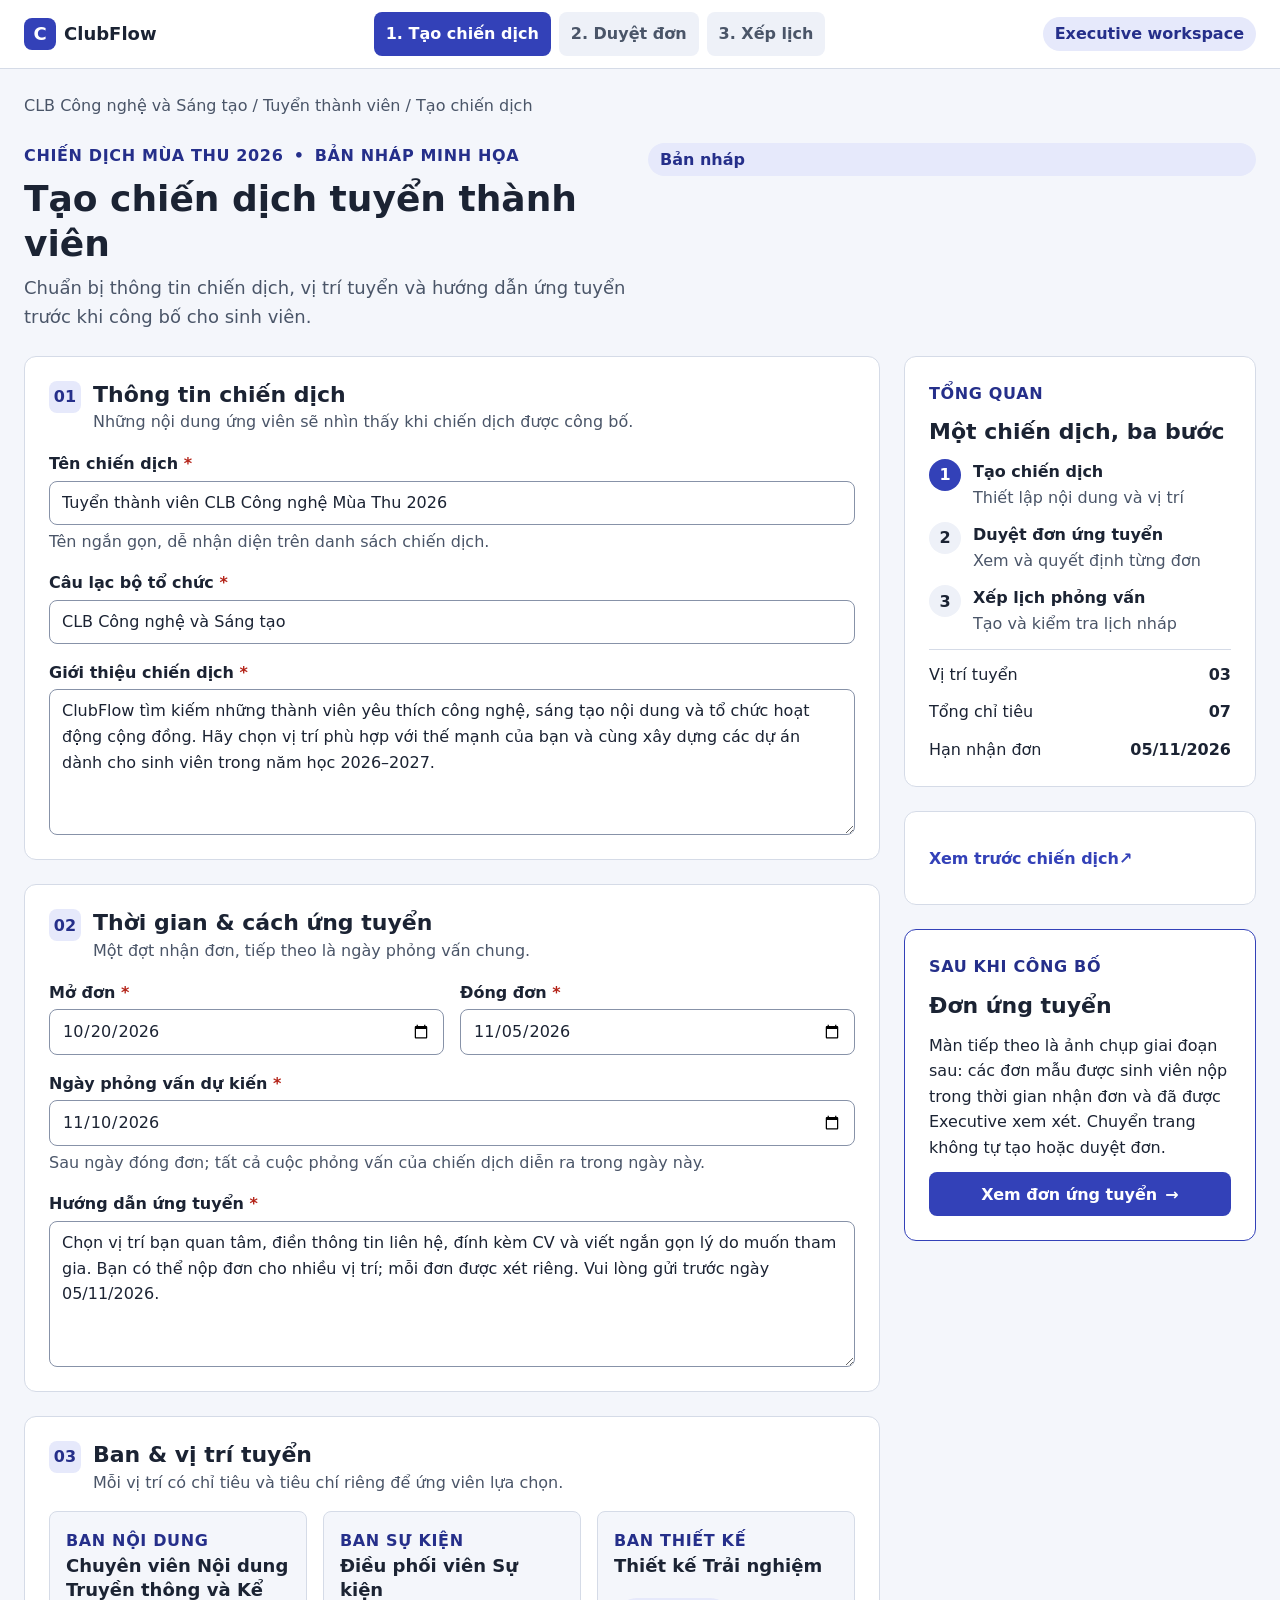
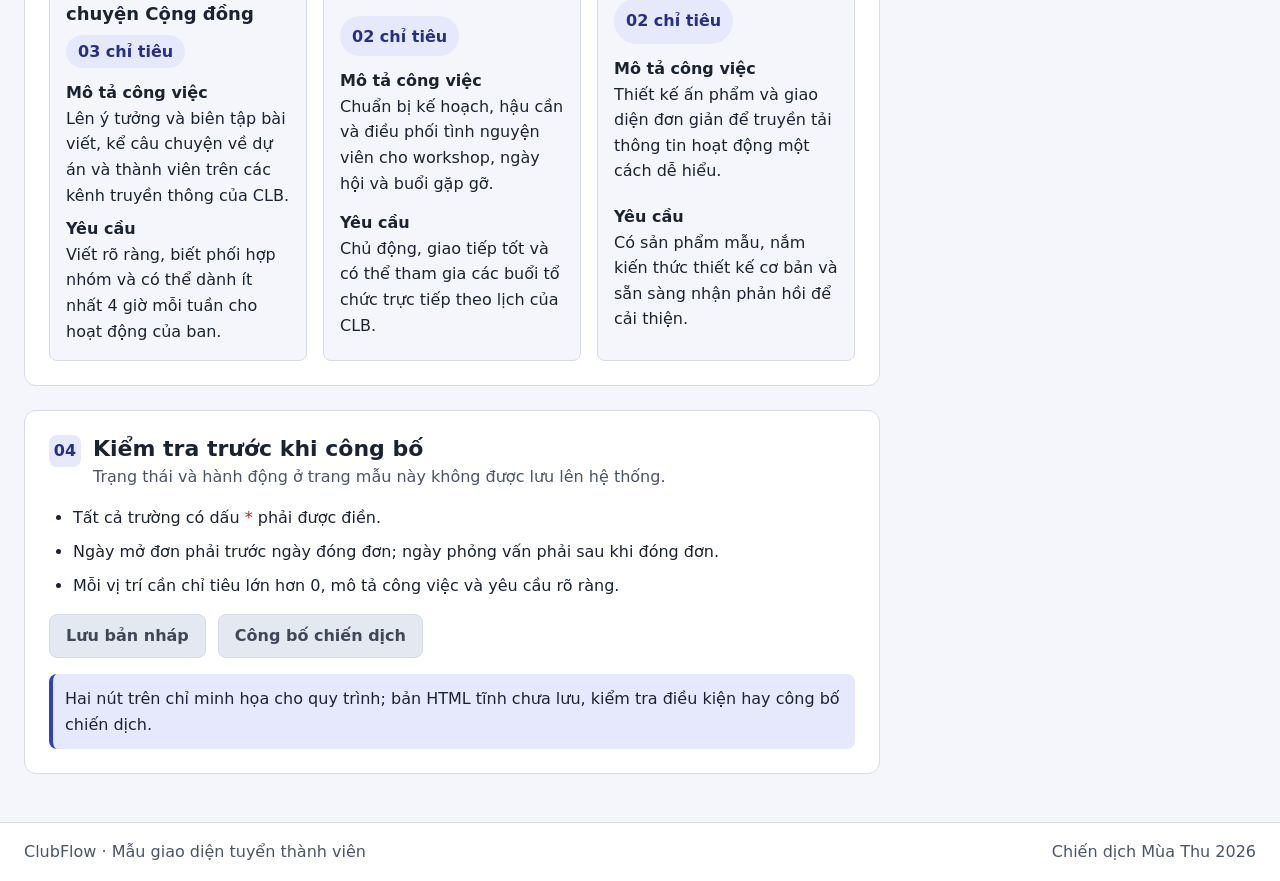
<file: index.html>
<!doctype html>
<html lang="vi">
<head>
  <meta charset="utf-8">
  <meta name="viewport" content="width=device-width, initial-scale=1">
  <meta name="color-scheme" content="light">
  <title>Tạo chiến dịch tuyển thành viên | ClubFlow</title>
  <link rel="stylesheet" href="styles.css">
</head>
<body class="campaign-page">
  <a class="skip-link" href="#main-content">Bỏ qua điều hướng</a>
  <header class="site-header">
    <div class="shell header-inner">
      <div class="brand"><span class="brand-mark" aria-hidden="true">C</span><span>ClubFlow</span></div>
      <nav class="top-nav" aria-label="Điều hướng chính">
        <span class="nav-current" aria-current="page">1. Tạo chiến dịch</span>
        <span class="nav-upcoming">2. Duyệt đơn</span>
        <span class="nav-upcoming">3. Xếp lịch</span>
      </nav>
      <span class="role-pill">Executive workspace</span>
    </div>
  </header>

  <main id="main-content" class="shell main-content">
    <div class="breadcrumb">CLB Công nghệ và Sáng tạo <span aria-hidden="true">/</span> Tuyển thành viên <span aria-hidden="true">/</span> Tạo chiến dịch</div>

    <section class="page-intro" aria-labelledby="page-title">
      <div>
        <p class="eyebrow">CHIẾN DỊCH MÙA THU 2026 <span class="eyebrow-dot" aria-hidden="true">•</span> BẢN NHÁP MINH HỌA</p>
        <h1 id="page-title">Tạo chiến dịch tuyển thành viên</h1>
        <p class="lead">Chuẩn bị thông tin chiến dịch, vị trí tuyển và hướng dẫn ứng tuyển trước khi công bố cho sinh viên.</p>
      </div>
      <div class="intro-badge">Bản nháp</div>
    </section>

    <div class="page-grid">
      <div class="editor-column">
        <form class="campaign-form" action="index.html" method="get">
          <section class="panel" aria-labelledby="overview-heading">
            <div class="panel-heading"><span class="section-number">01</span><div><h2 id="overview-heading">Thông tin chiến dịch</h2><p>Những nội dung ứng viên sẽ nhìn thấy khi chiến dịch được công bố.</p></div></div>
            <div class="field-grid">
              <div class="field field-wide"><label for="campaign-name">Tên chiến dịch <span class="required">*</span></label><input id="campaign-name" name="campaign-name" type="text" value="Tuyển thành viên CLB Công nghệ Mùa Thu 2026" required><p class="field-hint">Tên ngắn gọn, dễ nhận diện trên danh sách chiến dịch.</p></div>
              <div class="field field-wide"><label for="host-club">Câu lạc bộ tổ chức <span class="required">*</span></label><input id="host-club" name="host-club" type="text" value="CLB Công nghệ và Sáng tạo" required></div>
              <div class="field field-wide"><label for="description">Giới thiệu chiến dịch <span class="required">*</span></label><textarea id="description" name="description" rows="5" required>ClubFlow tìm kiếm những thành viên yêu thích công nghệ, sáng tạo nội dung và tổ chức hoạt động cộng đồng. Hãy chọn vị trí phù hợp với thế mạnh của bạn và cùng xây dựng các dự án dành cho sinh viên trong năm học 2026–2027.</textarea></div>
            </div>
          </section>

          <section class="panel" aria-labelledby="timeline-heading">
            <div class="panel-heading"><span class="section-number">02</span><div><h2 id="timeline-heading">Thời gian &amp; cách ứng tuyển</h2><p>Một đợt nhận đơn, tiếp theo là ngày phỏng vấn chung.</p></div></div>
            <div class="field-grid">
              <div class="field"><label for="open-date">Mở đơn <span class="required">*</span></label><input id="open-date" name="open-date" type="date" value="2026-10-20" required></div>
              <div class="field"><label for="close-date">Đóng đơn <span class="required">*</span></label><input id="close-date" name="close-date" type="date" value="2026-11-05" required></div>
              <div class="field field-wide"><label for="interview-date">Ngày phỏng vấn dự kiến <span class="required">*</span></label><input id="interview-date" name="interview-date" type="date" value="2026-11-10" required><p class="field-hint">Sau ngày đóng đơn; tất cả cuộc phỏng vấn của chiến dịch diễn ra trong ngày này.</p></div>
              <div class="field field-wide"><label for="instructions">Hướng dẫn ứng tuyển <span class="required">*</span></label><textarea id="instructions" name="instructions" rows="5" required>Chọn vị trí bạn quan tâm, điền thông tin liên hệ, đính kèm CV và viết ngắn gọn lý do muốn tham gia. Bạn có thể nộp đơn cho nhiều vị trí; mỗi đơn được xét riêng. Vui lòng gửi trước ngày 05/11/2026.</textarea></div>
            </div>
          </section>

          <section class="panel" aria-labelledby="positions-heading">
            <div class="panel-heading"><span class="section-number">03</span><div><h2 id="positions-heading">Ban &amp; vị trí tuyển</h2><p>Mỗi vị trí có chỉ tiêu và tiêu chí riêng để ứng viên lựa chọn.</p></div></div>
            <div class="position-list">
              <article class="position-card"><div class="position-top"><div><p class="position-department">BAN NỘI DUNG</p><h3>Chuyên viên Nội dung Truyền thông và Kể chuyện Cộng đồng</h3></div><span class="quota">03 chỉ tiêu</span></div><dl><div><dt>Mô tả công việc</dt><dd>Lên ý tưởng và biên tập bài viết, kể câu chuyện về dự án và thành viên trên các kênh truyền thông của CLB.</dd></div><div><dt>Yêu cầu</dt><dd>Viết rõ ràng, biết phối hợp nhóm và có thể dành ít nhất 4 giờ mỗi tuần cho hoạt động của ban.</dd></div></dl></article>
              <article class="position-card"><div class="position-top"><div><p class="position-department">BAN SỰ KIỆN</p><h3>Điều phối viên Sự kiện</h3></div><span class="quota">02 chỉ tiêu</span></div><dl><div><dt>Mô tả công việc</dt><dd>Chuẩn bị kế hoạch, hậu cần và điều phối tình nguyện viên cho workshop, ngày hội và buổi gặp gỡ.</dd></div><div><dt>Yêu cầu</dt><dd>Chủ động, giao tiếp tốt và có thể tham gia các buổi tổ chức trực tiếp theo lịch của CLB.</dd></div></dl></article>
              <article class="position-card"><div class="position-top"><div><p class="position-department">BAN THIẾT KẾ</p><h3>Thiết kế Trải nghiệm</h3></div><span class="quota">02 chỉ tiêu</span></div><dl><div><dt>Mô tả công việc</dt><dd>Thiết kế ấn phẩm và giao diện đơn giản để truyền tải thông tin hoạt động một cách dễ hiểu.</dd></div><div><dt>Yêu cầu</dt><dd>Có sản phẩm mẫu, nắm kiến thức thiết kế cơ bản và sẵn sàng nhận phản hồi để cải thiện.</dd></div></dl></article>
            </div>
          </section>

          <section class="panel publish-panel" aria-labelledby="publish-heading"><div class="panel-heading"><span class="section-number">04</span><div><h2 id="publish-heading">Kiểm tra trước khi công bố</h2><p>Trạng thái và hành động ở trang mẫu này không được lưu lên hệ thống.</p></div></div>
            <ul class="check-list"><li>Tất cả trường có dấu <span class="required">*</span> phải được điền.</li><li>Ngày mở đơn phải trước ngày đóng đơn; ngày phỏng vấn phải sau khi đóng đơn.</li><li>Mỗi vị trí cần chỉ tiêu lớn hơn 0, mô tả công việc và yêu cầu rõ ràng.</li></ul>
            <div class="action-row"><button class="button button-secondary" type="button" disabled>Lưu bản nháp</button><button class="button button-primary" type="button" disabled>Công bố chiến dịch</button></div>
            <p class="prototype-note">Hai nút trên chỉ minh họa cho quy trình; bản HTML tĩnh chưa lưu, kiểm tra điều kiện hay công bố chiến dịch.</p>
          </section>
        </form>
      </div>

      <aside class="side-column" aria-label="Tóm tắt và bước tiếp theo">
        <section class="side-card summary-card" aria-labelledby="summary-heading"><p class="side-kicker">TỔNG QUAN</p><h2 id="summary-heading">Một chiến dịch, ba bước</h2><ol class="steps"><li class="step-active"><span class="step-dot">1</span><div><strong>Tạo chiến dịch</strong><small>Thiết lập nội dung và vị trí</small></div></li><li><span class="step-dot">2</span><div><strong>Duyệt đơn ứng tuyển</strong><small>Xem và quyết định từng đơn</small></div></li><li><span class="step-dot">3</span><div><strong>Xếp lịch phỏng vấn</strong><small>Tạo và kiểm tra lịch nháp</small></div></li></ol><div class="summary-divider"></div><div class="summary-fact"><span>Vị trí tuyển</span><strong>03</strong></div><div class="summary-fact"><span>Tổng chỉ tiêu</span><strong>07</strong></div><div class="summary-fact"><span>Hạn nhận đơn</span><strong>05/11/2026</strong></div></section>
        <details class="side-card preview-card"><summary>Xem trước chiến dịch <span aria-hidden="true">↗</span></summary><div class="preview-content"><p class="preview-label">BẢN XEM TRƯỚC TĨNH</p><h2>Tuyển thành viên CLB Công nghệ Mùa Thu 2026</h2><p>CLB Công nghệ và Sáng tạo</p><p>Nhận đơn: 20/10 – 05/11/2026</p><p>03 vị trí · 07 chỉ tiêu</p><p>Phỏng vấn dự kiến: 10/11/2026</p></div></details>
        <section class="side-card next-card" aria-labelledby="next-heading"><p class="side-kicker">SAU KHI CÔNG BỐ</p><h2 id="next-heading">Đơn ứng tuyển</h2><p>Màn tiếp theo là ảnh chụp giai đoạn sau: các đơn mẫu được sinh viên nộp trong thời gian nhận đơn và đã được Executive xem xét. Chuyển trang không tự tạo hoặc duyệt đơn.</p><a class="button button-link" href="review.html">Xem đơn ứng tuyển <span aria-hidden="true">→</span></a></section>
      </aside>
    </div>
  </main>

  <footer class="site-footer"><div class="shell footer-inner"><span>ClubFlow · Mẫu giao diện tuyển thành viên</span><span>Chiến dịch Mùa Thu 2026</span></div></footer>
</body>
</html>
</file>
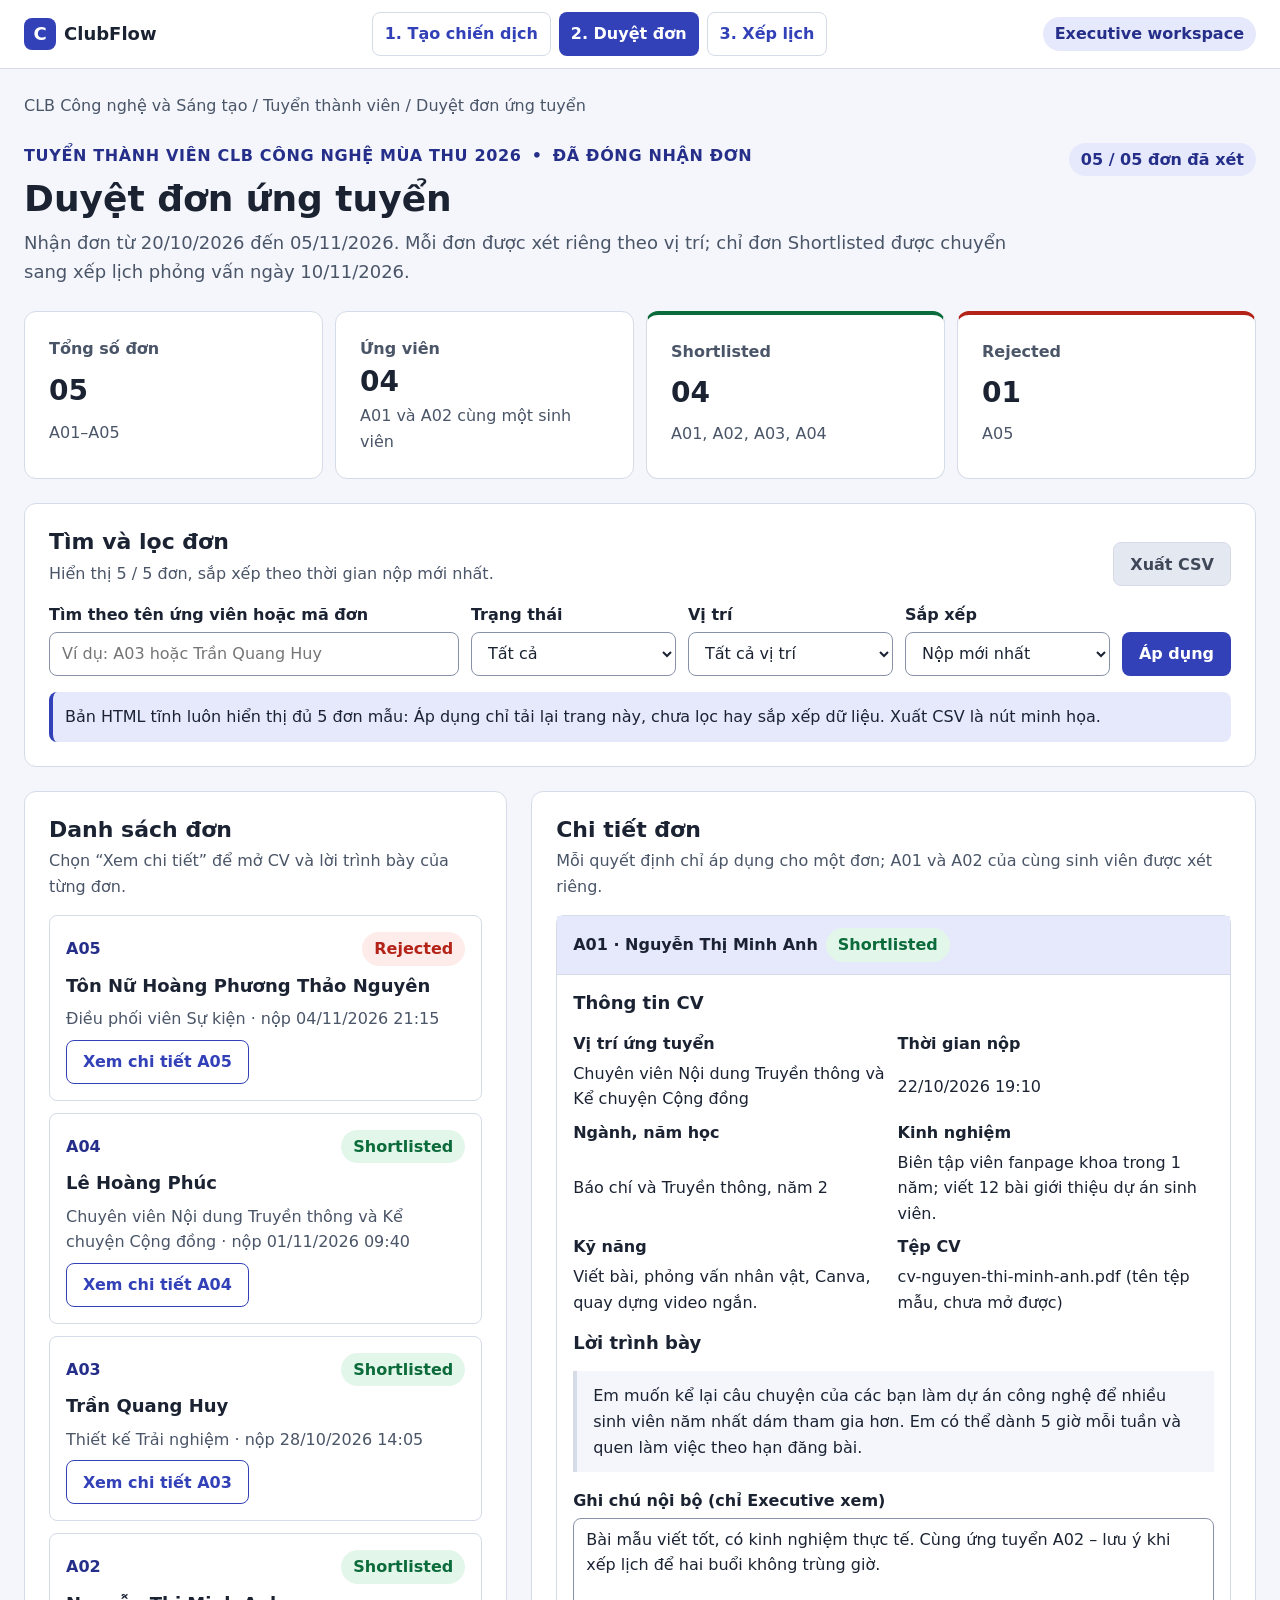
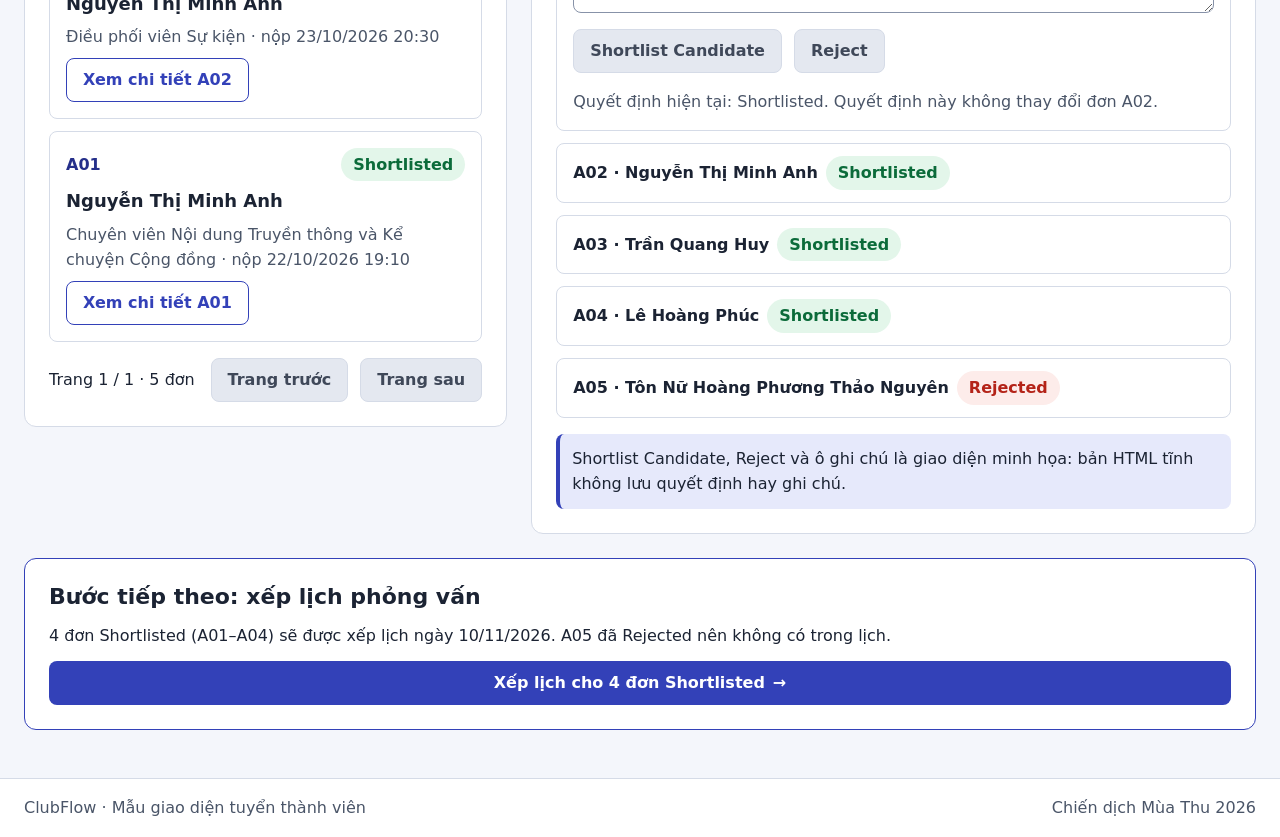
<file: review.html>
<!doctype html>
<html lang="vi">
<head>
  <meta charset="utf-8">
  <meta name="viewport" content="width=device-width, initial-scale=1">
  <meta name="color-scheme" content="light">
  <title>Duyệt đơn ứng tuyển | ClubFlow</title>
  <link rel="stylesheet" href="styles.css">
</head>
<body class="review-page">
  <a class="skip-link" href="#main-content">Bỏ qua điều hướng</a>
  <header class="site-header">
    <div class="shell header-inner">
      <div class="brand"><span class="brand-mark" aria-hidden="true">C</span><span>ClubFlow</span></div>
      <nav class="top-nav" aria-label="Điều hướng chính">
        <a href="index.html">1. Tạo chiến dịch</a>
        <span class="nav-current" aria-current="page">2. Duyệt đơn</span>
        <a href="schedule.html">3. Xếp lịch</a>
      </nav>
      <span class="role-pill">Executive workspace</span>
    </div>
  </header>

  <main id="main-content" class="shell main-content">
    <div class="breadcrumb">CLB Công nghệ và Sáng tạo <span aria-hidden="true">/</span> Tuyển thành viên <span aria-hidden="true">/</span> Duyệt đơn ứng tuyển</div>

    <section class="page-intro" aria-labelledby="page-title">
      <div>
        <p class="eyebrow">TUYỂN THÀNH VIÊN CLB CÔNG NGHỆ MÙA THU 2026 <span class="eyebrow-dot" aria-hidden="true">•</span> ĐÃ ĐÓNG NHẬN ĐƠN</p>
        <h1 id="page-title">Duyệt đơn ứng tuyển</h1>
        <p class="lead">Nhận đơn từ 20/10/2026 đến 05/11/2026. Mỗi đơn được xét riêng theo vị trí; chỉ đơn Shortlisted được chuyển sang xếp lịch phỏng vấn ngày 10/11/2026.</p>
      </div>
      <span class="intro-badge">05 / 05 đơn đã xét</span>
    </section>

    <section aria-labelledby="stats-heading">
      <h2 id="stats-heading" class="visually-hidden">Thống kê đơn ứng tuyển</h2>
      <div class="review-stats">
        <div class="stat-card"><span>Tổng số đơn</span><strong>05</strong><small>A01–A05</small></div>
        <div class="stat-card"><span>Ứng viên</span><strong>04</strong><small>A01 và A02 cùng một sinh viên</small></div>
        <div class="stat-card stat-shortlisted"><span>Shortlisted</span><strong>04</strong><small>A01, A02, A03, A04</small></div>
        <div class="stat-card stat-rejected"><span>Rejected</span><strong>01</strong><small>A05</small></div>
      </div>
    </section>

    <section class="panel" aria-labelledby="filter-heading">
      <div class="review-section-head">
        <div>
          <h2 id="filter-heading">Tìm và lọc đơn</h2>
          <p>Hiển thị 5 / 5 đơn, sắp xếp theo thời gian nộp mới nhất.</p>
        </div>
        <button class="button button-secondary" type="button" disabled>Xuất CSV</button>
      </div>
      <form class="review-toolbar" action="review.html" method="get" role="search">
        <div class="tool-field">
          <label for="search">Tìm theo tên ứng viên hoặc mã đơn</label>
          <input id="search" name="q" type="search" placeholder="Ví dụ: A03 hoặc Trần Quang Huy">
        </div>
        <div class="tool-field">
          <label for="status-filter">Trạng thái</label>
          <select id="status-filter" name="status">
            <option value="all" selected>Tất cả</option>
            <option value="shortlisted">Shortlisted</option>
            <option value="rejected">Rejected</option>
            <option value="pending">Chờ xét</option>
          </select>
        </div>
        <div class="tool-field">
          <label for="position-filter">Vị trí</label>
          <select id="position-filter" name="position">
            <option value="all" selected>Tất cả vị trí</option>
            <option value="content">Chuyên viên Nội dung Truyền thông và Kể chuyện Cộng đồng</option>
            <option value="event">Điều phối viên Sự kiện</option>
            <option value="design">Thiết kế Trải nghiệm</option>
          </select>
        </div>
        <div class="tool-field">
          <label for="sort">Sắp xếp</label>
          <select id="sort" name="sort">
            <option value="newest" selected>Nộp mới nhất</option>
            <option value="oldest">Nộp sớm nhất</option>
            <option value="name">Tên ứng viên A–Z</option>
          </select>
        </div>
        <button class="button button-primary" type="submit">Áp dụng</button>
      </form>
      <p class="prototype-note">Bản HTML tĩnh luôn hiển thị đủ 5 đơn mẫu: Áp dụng chỉ tải lại trang này, chưa lọc hay sắp xếp dữ liệu. Xuất CSV là nút minh họa.</p>
    </section>

    <div class="review-layout">
      <section class="panel" aria-labelledby="list-heading">
        <div class="review-section-head">
          <div>
            <h2 id="list-heading">Danh sách đơn</h2>
            <p>Chọn “Xem chi tiết” để mở CV và lời trình bày của từng đơn.</p>
          </div>
        </div>
        <ul class="app-list">
          <li class="app-card">
            <div class="app-card-top"><span class="app-id">A05</span><span class="status-badge status-rejected">Rejected</span></div>
            <h3>Tôn Nữ Hoàng Phương Thảo Nguyên</h3>
            <p class="app-meta">Điều phối viên Sự kiện · nộp 04/11/2026 21:15</p>
            <a class="button button-secondary" href="#detail-a05">Xem chi tiết A05</a>
          </li>
          <li class="app-card">
            <div class="app-card-top"><span class="app-id">A04</span><span class="status-badge status-shortlisted">Shortlisted</span></div>
            <h3>Lê Hoàng Phúc</h3>
            <p class="app-meta">Chuyên viên Nội dung Truyền thông và Kể chuyện Cộng đồng · nộp 01/11/2026 09:40</p>
            <a class="button button-secondary" href="#detail-a04">Xem chi tiết A04</a>
          </li>
          <li class="app-card">
            <div class="app-card-top"><span class="app-id">A03</span><span class="status-badge status-shortlisted">Shortlisted</span></div>
            <h3>Trần Quang Huy</h3>
            <p class="app-meta">Thiết kế Trải nghiệm · nộp 28/10/2026 14:05</p>
            <a class="button button-secondary" href="#detail-a03">Xem chi tiết A03</a>
          </li>
          <li class="app-card">
            <div class="app-card-top"><span class="app-id">A02</span><span class="status-badge status-shortlisted">Shortlisted</span></div>
            <h3>Nguyễn Thị Minh Anh</h3>
            <p class="app-meta">Điều phối viên Sự kiện · nộp 23/10/2026 20:30</p>
            <a class="button button-secondary" href="#detail-a02">Xem chi tiết A02</a>
          </li>
          <li class="app-card">
            <div class="app-card-top"><span class="app-id">A01</span><span class="status-badge status-shortlisted">Shortlisted</span></div>
            <h3>Nguyễn Thị Minh Anh</h3>
            <p class="app-meta">Chuyên viên Nội dung Truyền thông và Kể chuyện Cộng đồng · nộp 22/10/2026 19:10</p>
            <a class="button button-secondary" href="#detail-a01">Xem chi tiết A01</a>
          </li>
        </ul>
        <div class="list-footer">
          <p>Trang 1 / 1 · 5 đơn</p>
          <div class="action-row">
            <button class="button button-secondary" type="button" disabled>Trang trước</button>
            <button class="button button-secondary" type="button" disabled>Trang sau</button>
          </div>
        </div>
      </section>

      <section class="panel" aria-labelledby="detail-heading">
        <div class="review-section-head">
          <div>
            <h2 id="detail-heading">Chi tiết đơn</h2>
            <p>Mỗi quyết định chỉ áp dụng cho một đơn; A01 và A02 của cùng sinh viên được xét riêng.</p>
          </div>
        </div>
        <div class="detail-list">
          <details class="app-detail" open>
            <summary>A01 · Nguyễn Thị Minh Anh <span class="status-badge status-shortlisted">Shortlisted</span></summary>
            <div class="detail-body" id="detail-a01">
              <h3>Thông tin CV</h3>
              <dl>
                <div><dt>Vị trí ứng tuyển</dt><dd>Chuyên viên Nội dung Truyền thông và Kể chuyện Cộng đồng</dd></div>
                <div><dt>Thời gian nộp</dt><dd>22/10/2026 19:10</dd></div>
                <div><dt>Ngành, năm học</dt><dd>Báo chí và Truyền thông, năm 2</dd></div>
                <div><dt>Kinh nghiệm</dt><dd>Biên tập viên fanpage khoa trong 1 năm; viết 12 bài giới thiệu dự án sinh viên.</dd></div>
                <div><dt>Kỹ năng</dt><dd>Viết bài, phỏng vấn nhân vật, Canva, quay dựng video ngắn.</dd></div>
                <div><dt>Tệp CV</dt><dd>cv-nguyen-thi-minh-anh.pdf (tên tệp mẫu, chưa mở được)</dd></div>
              </dl>
              <h3>Lời trình bày</h3>
              <blockquote class="motivation"><p>Em muốn kể lại câu chuyện của các bạn làm dự án công nghệ để nhiều sinh viên năm nhất dám tham gia hơn. Em có thể dành 5 giờ mỗi tuần và quen làm việc theo hạn đăng bài.</p></blockquote>
              <div class="field">
                <label for="note-a01">Ghi chú nội bộ (chỉ Executive xem)</label>
                <textarea id="note-a01" name="note-a01" rows="3">Bài mẫu viết tốt, có kinh nghiệm thực tế. Cùng ứng tuyển A02 – lưu ý khi xếp lịch để hai buổi không trùng giờ.</textarea>
              </div>
              <div class="action-row">
                <button class="button button-primary" type="button" disabled>Shortlist Candidate</button>
                <button class="button button-danger" type="button" disabled>Reject</button>
              </div>
              <p class="decision-note">Quyết định hiện tại: Shortlisted. Quyết định này không thay đổi đơn A02.</p>
            </div>
          </details>

          <details class="app-detail">
            <summary>A02 · Nguyễn Thị Minh Anh <span class="status-badge status-shortlisted">Shortlisted</span></summary>
            <div class="detail-body" id="detail-a02">
              <h3>Thông tin CV</h3>
              <dl>
                <div><dt>Vị trí ứng tuyển</dt><dd>Điều phối viên Sự kiện</dd></div>
                <div><dt>Thời gian nộp</dt><dd>23/10/2026 20:30</dd></div>
                <div><dt>Ngành, năm học</dt><dd>Báo chí và Truyền thông, năm 2</dd></div>
                <div><dt>Kinh nghiệm</dt><dd>Hậu cần cho ngày hội tân sinh viên 2025, phụ trách 15 tình nguyện viên.</dd></div>
                <div><dt>Kỹ năng</dt><dd>Lập kế hoạch, giao tiếp với nhà tài trợ, Google Sheets.</dd></div>
                <div><dt>Tệp CV</dt><dd>cv-nguyen-thi-minh-anh-su-kien.pdf (tên tệp mẫu, chưa mở được)</dd></div>
              </dl>
              <h3>Lời trình bày</h3>
              <blockquote class="motivation"><p>Em thích không khí chuẩn bị sự kiện và muốn học cách điều phối một chương trình từ đầu đến cuối cùng các anh chị trong ban.</p></blockquote>
              <div class="field">
                <label for="note-a02">Ghi chú nội bộ (chỉ Executive xem)</label>
                <textarea id="note-a02" name="note-a02" rows="3">Kinh nghiệm hậu cần phù hợp. Đơn này được xét độc lập với A01.</textarea>
              </div>
              <div class="action-row">
                <button class="button button-primary" type="button" disabled>Shortlist Candidate</button>
                <button class="button button-danger" type="button" disabled>Reject</button>
              </div>
              <p class="decision-note">Quyết định hiện tại: Shortlisted. Quyết định này không thay đổi đơn A01.</p>
            </div>
          </details>

          <details class="app-detail">
            <summary>A03 · Trần Quang Huy <span class="status-badge status-shortlisted">Shortlisted</span></summary>
            <div class="detail-body" id="detail-a03">
              <h3>Thông tin CV</h3>
              <dl>
                <div><dt>Vị trí ứng tuyển</dt><dd>Thiết kế Trải nghiệm</dd></div>
                <div><dt>Thời gian nộp</dt><dd>28/10/2026 14:05</dd></div>
                <div><dt>Ngành, năm học</dt><dd>Thiết kế Đồ họa, năm 3</dd></div>
                <div><dt>Kinh nghiệm</dt><dd>Thiết kế poster và giao diện đăng ký cho 3 workshop của khoa.</dd></div>
                <div><dt>Kỹ năng</dt><dd>Figma, Illustrator, nghiên cứu người dùng cơ bản.</dd></div>
                <div><dt>Tệp CV</dt><dd>portfolio-tran-quang-huy.pdf (tên tệp mẫu, chưa mở được)</dd></div>
              </dl>
              <h3>Lời trình bày</h3>
              <blockquote class="motivation"><p>Mình muốn làm cho thông tin hoạt động của CLB dễ đọc hơn trên điện thoại, vì đa số sinh viên xem thông báo trên đó.</p></blockquote>
              <div class="field">
                <label for="note-a03">Ghi chú nội bộ (chỉ Executive xem)</label>
                <textarea id="note-a03" name="note-a03" rows="3">Portfolio rõ ràng, có sản phẩm thật. Ưu tiên phỏng vấn với Ban Thiết kế.</textarea>
              </div>
              <div class="action-row">
                <button class="button button-primary" type="button" disabled>Shortlist Candidate</button>
                <button class="button button-danger" type="button" disabled>Reject</button>
              </div>
              <p class="decision-note">Quyết định hiện tại: Shortlisted.</p>
            </div>
          </details>

          <details class="app-detail">
            <summary>A04 · Lê Hoàng Phúc <span class="status-badge status-shortlisted">Shortlisted</span></summary>
            <div class="detail-body" id="detail-a04">
              <h3>Thông tin CV</h3>
              <dl>
                <div><dt>Vị trí ứng tuyển</dt><dd>Chuyên viên Nội dung Truyền thông và Kể chuyện Cộng đồng</dd></div>
                <div><dt>Thời gian nộp</dt><dd>01/11/2026 09:40</dd></div>
                <div><dt>Ngành, năm học</dt><dd>Ngôn ngữ Anh, năm 1</dd></div>
                <div><dt>Kinh nghiệm</dt><dd>Viết blog cá nhân về sách; cộng tác viên bản tin lớp.</dd></div>
                <div><dt>Kỹ năng</dt><dd>Viết song ngữ Việt – Anh, chụp ảnh sự kiện.</dd></div>
                <div><dt>Tệp CV</dt><dd>cv-le-hoang-phuc.pdf (tên tệp mẫu, chưa mở được)</dd></div>
              </dl>
              <h3>Lời trình bày</h3>
              <blockquote class="motivation"><p>Em muốn viết bài song ngữ để các bạn sinh viên quốc tế cũng theo dõi được hoạt động của CLB.</p></blockquote>
              <div class="field">
                <label for="note-a04">Ghi chú nội bộ (chỉ Executive xem)</label>
                <textarea id="note-a04" name="note-a04" rows="3">Chỉ rảnh 10:00–11:00 ngày phỏng vấn; cần kiểm tra lịch người phỏng vấn Ban Nội dung.</textarea>
              </div>
              <div class="action-row">
                <button class="button button-primary" type="button" disabled>Shortlist Candidate</button>
                <button class="button button-danger" type="button" disabled>Reject</button>
              </div>
              <p class="decision-note">Quyết định hiện tại: Shortlisted. Shortlisted chưa có nghĩa là đã trúng tuyển hay đã có lịch phỏng vấn.</p>
            </div>
          </details>

          <details class="app-detail">
            <summary>A05 · Tôn Nữ Hoàng Phương Thảo Nguyên <span class="status-badge status-rejected">Rejected</span></summary>
            <div class="detail-body" id="detail-a05">
              <h3>Thông tin CV</h3>
              <dl>
                <div><dt>Vị trí ứng tuyển</dt><dd>Điều phối viên Sự kiện</dd></div>
                <div><dt>Thời gian nộp</dt><dd>04/11/2026 21:15</dd></div>
                <div><dt>Ngành, năm học</dt><dd>Kỹ thuật Phần mềm, năm 1</dd></div>
                <div><dt>Kinh nghiệm</dt><dd>Chưa tham gia tổ chức sự kiện.</dd></div>
                <div><dt>Kỹ năng</dt><dd>Lập trình web cơ bản, thuyết trình.</dd></div>
                <div><dt>Tệp CV</dt><dd>cv-ton-nu-hoang-phuong-thao-nguyen.pdf (tên tệp mẫu, chưa mở được)</dd></div>
              </dl>
              <h3>Lời trình bày</h3>
              <blockquote class="motivation"><p>Em muốn thử sức ở vị trí mới, nhưng học kỳ này em chỉ tham gia được các buổi online.</p></blockquote>
              <div class="field">
                <label for="note-a05">Ghi chú nội bộ (chỉ Executive xem)</label>
                <textarea id="note-a05" name="note-a05" rows="3">Vị trí yêu cầu có mặt trực tiếp tại sự kiện; ứng viên chỉ tham gia online. Gợi ý mời ứng tuyển lại đợt sau.</textarea>
              </div>
              <div class="action-row">
                <button class="button button-primary" type="button" disabled>Shortlist Candidate</button>
                <button class="button button-danger" type="button" disabled>Reject</button>
              </div>
              <p class="decision-note">Quyết định hiện tại: Rejected. Đơn này không được chuyển sang xếp lịch.</p>
            </div>
          </details>
        </div>
        <p class="prototype-note">Shortlist Candidate, Reject và ô ghi chú là giao diện minh họa: bản HTML tĩnh không lưu quyết định hay ghi chú.</p>
      </section>
    </div>

    <section class="panel next-step" aria-labelledby="next-heading">
      <h2 id="next-heading">Bước tiếp theo: xếp lịch phỏng vấn</h2>
      <p>4 đơn Shortlisted (A01–A04) sẽ được xếp lịch ngày 10/11/2026. A05 đã Rejected nên không có trong lịch.</p>
      <a class="button button-link" href="schedule.html">Xếp lịch cho 4 đơn Shortlisted <span aria-hidden="true">→</span></a>
    </section>
  </main>

  <footer class="site-footer"><div class="shell footer-inner"><span>ClubFlow · Mẫu giao diện tuyển thành viên</span><span>Chiến dịch Mùa Thu 2026</span></div></footer>
</body>
</html>
</file>
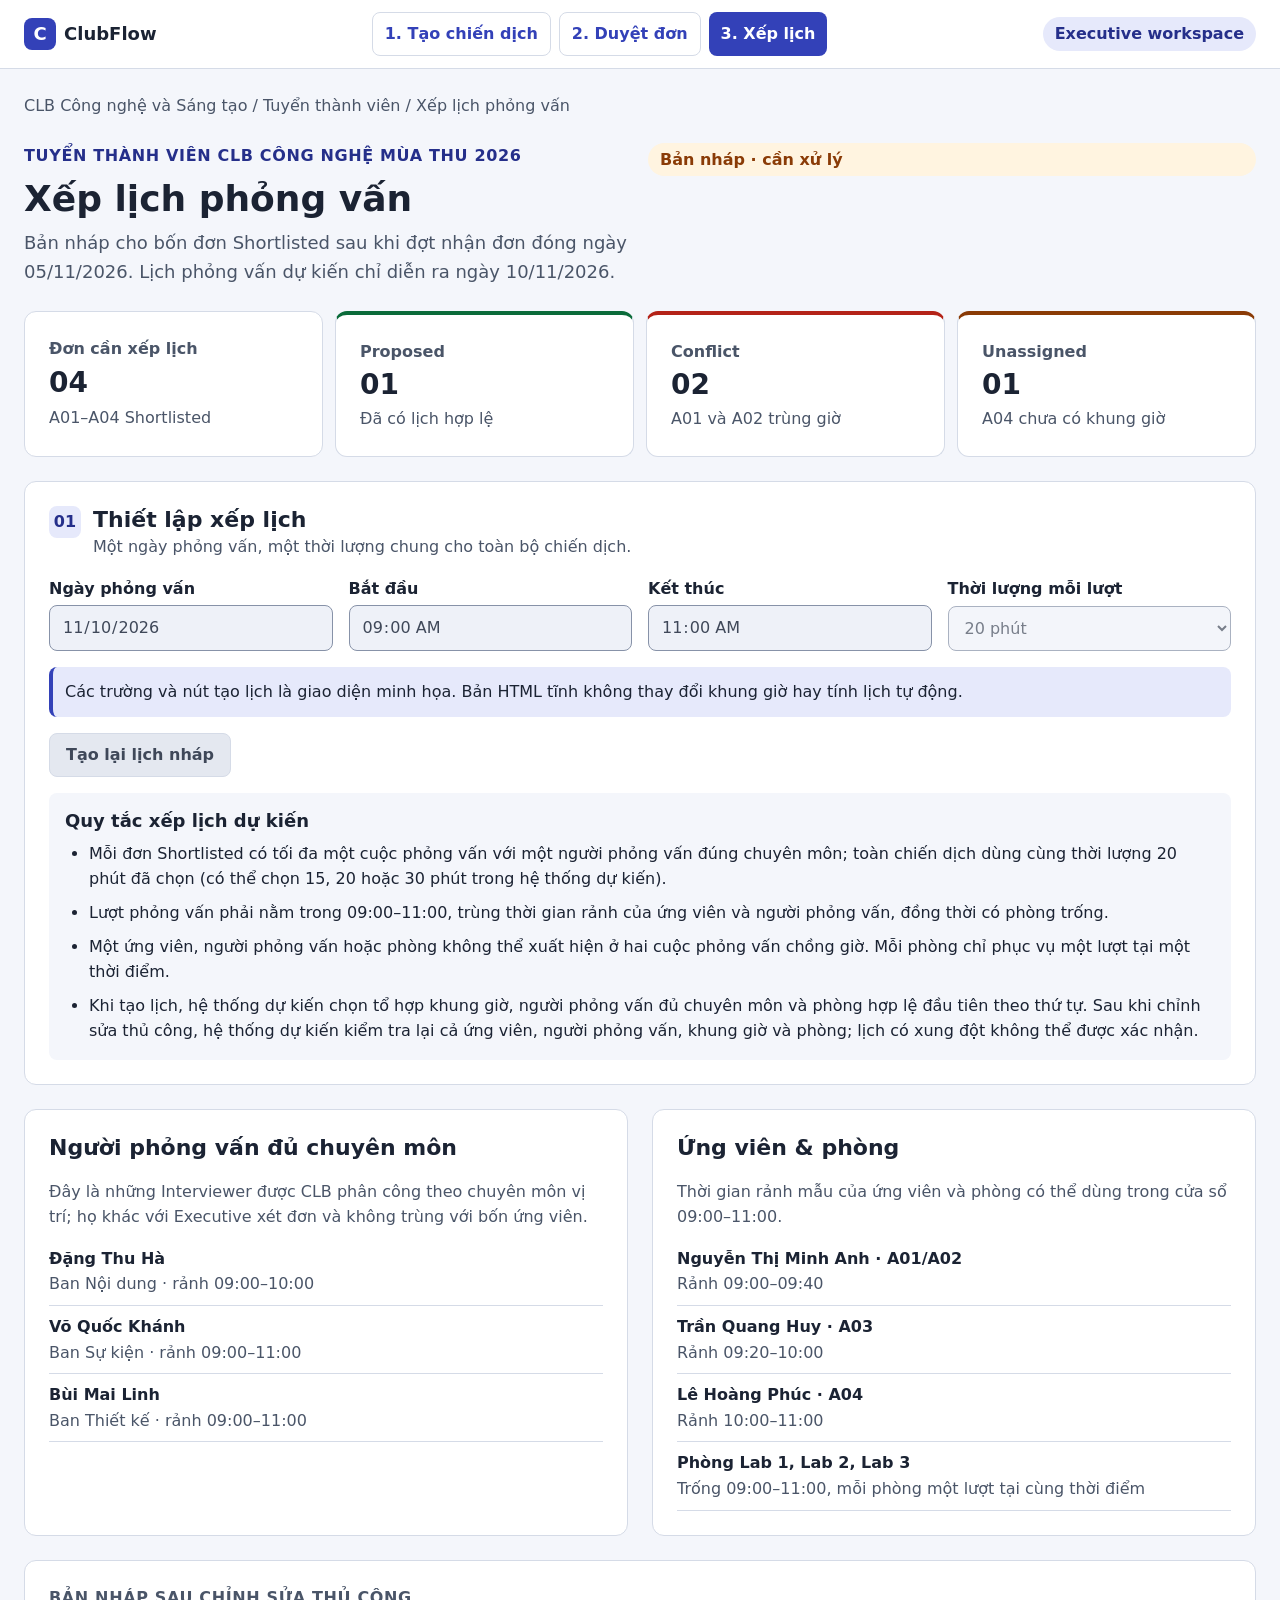
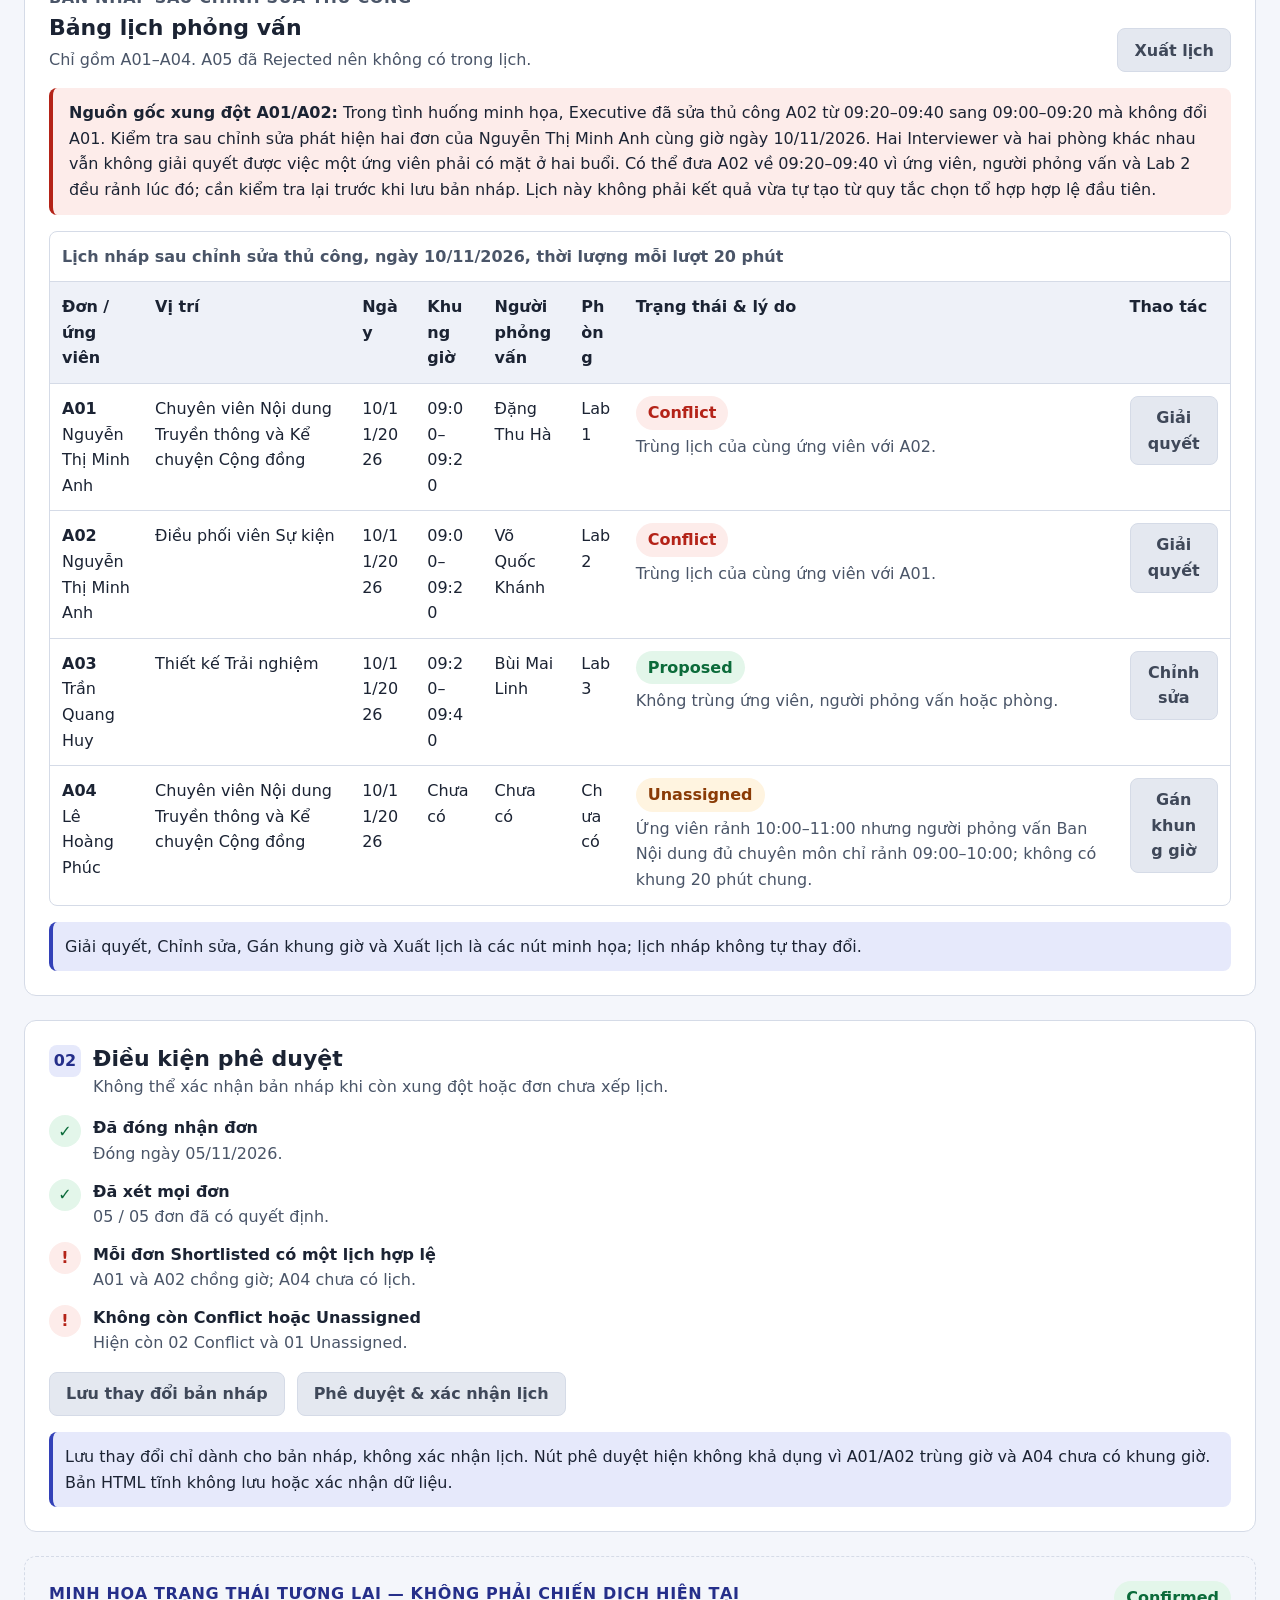
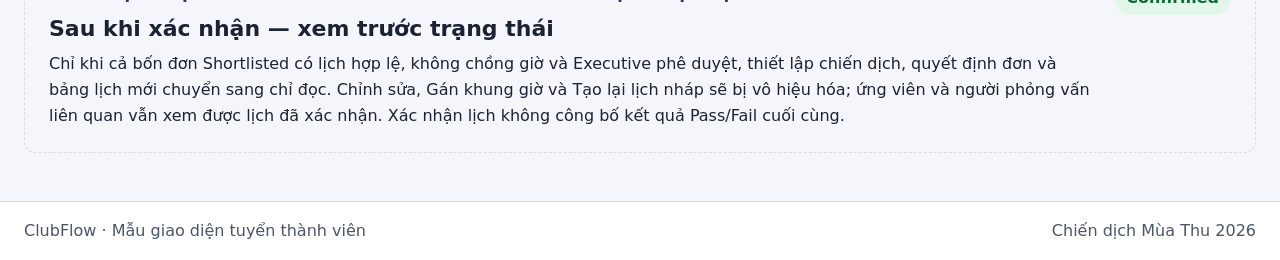
<file: schedule.html>
<!doctype html>
<html lang="vi">
<head>
  <meta charset="utf-8">
  <meta name="viewport" content="width=device-width, initial-scale=1">
  <meta name="color-scheme" content="light">
  <title>Xếp lịch phỏng vấn | ClubFlow</title>
  <link rel="stylesheet" href="styles.css">
</head>
<body class="schedule-page">
  <a class="skip-link" href="#main-content">Bỏ qua điều hướng</a>
  <header class="site-header">
    <div class="shell header-inner">
      <div class="brand"><span class="brand-mark" aria-hidden="true">C</span><span>ClubFlow</span></div>
      <nav class="top-nav" aria-label="Điều hướng chính">
        <a href="index.html">1. Tạo chiến dịch</a>
        <a href="review.html">2. Duyệt đơn</a>
        <span class="nav-current" aria-current="page">3. Xếp lịch</span>
      </nav>
      <span class="role-pill">Executive workspace</span>
    </div>
  </header>

  <main id="main-content" class="shell main-content">
    <div class="breadcrumb">CLB Công nghệ và Sáng tạo <span aria-hidden="true">/</span> Tuyển thành viên <span aria-hidden="true">/</span> Xếp lịch phỏng vấn</div>
    <section class="page-intro" aria-labelledby="page-title"><div><p class="eyebrow">TUYỂN THÀNH VIÊN CLB CÔNG NGHỆ MÙA THU 2026</p><h1 id="page-title">Xếp lịch phỏng vấn</h1><p class="lead">Bản nháp cho bốn đơn Shortlisted sau khi đợt nhận đơn đóng ngày 05/11/2026. Lịch phỏng vấn dự kiến chỉ diễn ra ngày 10/11/2026.</p></div><div class="draft-badge">Bản nháp · cần xử lý</div></section>

    <section class="schedule-stats" aria-label="Tổng quan lịch nháp"><div class="stat-card"><span>Đơn cần xếp lịch</span><strong>04</strong><small>A01–A04 Shortlisted</small></div><div class="stat-card stat-proposed"><span>Proposed</span><strong>01</strong><small>Đã có lịch hợp lệ</small></div><div class="stat-card stat-conflict"><span>Conflict</span><strong>02</strong><small>A01 và A02 trùng giờ</small></div><div class="stat-card stat-unassigned"><span>Unassigned</span><strong>01</strong><small>A04 chưa có khung giờ</small></div></section>

    <section class="panel schedule-settings" aria-labelledby="settings-heading"><div class="panel-heading"><span class="section-number">01</span><div><h2 id="settings-heading">Thiết lập xếp lịch</h2><p>Một ngày phỏng vấn, một thời lượng chung cho toàn bộ chiến dịch.</p></div></div>
      <div class="schedule-fields"><div class="tool-field"><label for="interview-date">Ngày phỏng vấn</label><input id="interview-date" type="date" value="2026-11-10" disabled></div><div class="tool-field"><label for="window-start">Bắt đầu</label><input id="window-start" type="time" value="09:00" disabled></div><div class="tool-field"><label for="window-end">Kết thúc</label><input id="window-end" type="time" value="11:00" disabled></div><div class="tool-field"><label for="slot-duration">Thời lượng mỗi lượt</label><select id="slot-duration" disabled><option>15 phút</option><option selected>20 phút</option><option>30 phút</option></select></div></div>
      <p class="prototype-note">Các trường và nút tạo lịch là giao diện minh họa. Bản HTML tĩnh không thay đổi khung giờ hay tính lịch tự động.</p>
      <div class="schedule-action"><button class="button button-secondary" type="button" disabled>Tạo lại lịch nháp</button></div>
      <div class="rules-box"><h3>Quy tắc xếp lịch dự kiến</h3><ul><li>Mỗi đơn Shortlisted có tối đa một cuộc phỏng vấn với một người phỏng vấn đúng chuyên môn; toàn chiến dịch dùng cùng thời lượng 20 phút đã chọn (có thể chọn 15, 20 hoặc 30 phút trong hệ thống dự kiến).</li><li>Lượt phỏng vấn phải nằm trong 09:00–11:00, trùng thời gian rảnh của ứng viên và người phỏng vấn, đồng thời có phòng trống.</li><li>Một ứng viên, người phỏng vấn hoặc phòng không thể xuất hiện ở hai cuộc phỏng vấn chồng giờ. Mỗi phòng chỉ phục vụ một lượt tại một thời điểm.</li><li>Khi tạo lịch, hệ thống dự kiến chọn tổ hợp khung giờ, người phỏng vấn đủ chuyên môn và phòng hợp lệ đầu tiên theo thứ tự. Sau khi chỉnh sửa thủ công, hệ thống dự kiến kiểm tra lại cả ứng viên, người phỏng vấn, khung giờ và phòng; lịch có xung đột không thể được xác nhận.</li></ul></div>
    </section>

    <section class="resource-grid" aria-label="Nguồn lực và thời gian rảnh">
      <div class="panel resource-panel"><h2>Người phỏng vấn đủ chuyên môn</h2><p class="resource-intro">Đây là những Interviewer được CLB phân công theo chuyên môn vị trí; họ khác với Executive xét đơn và không trùng với bốn ứng viên.</p><ul class="resource-list"><li><strong>Đặng Thu Hà</strong><span>Ban Nội dung · rảnh 09:00–10:00</span></li><li><strong>Võ Quốc Khánh</strong><span>Ban Sự kiện · rảnh 09:00–11:00</span></li><li><strong>Bùi Mai Linh</strong><span>Ban Thiết kế · rảnh 09:00–11:00</span></li></ul></div>
      <div class="panel resource-panel"><h2>Ứng viên &amp; phòng</h2><p class="resource-intro">Thời gian rảnh mẫu của ứng viên và phòng có thể dùng trong cửa sổ 09:00–11:00.</p><ul class="resource-list"><li><strong>Nguyễn Thị Minh Anh · A01/A02</strong><span>Rảnh 09:00–09:40</span></li><li><strong>Trần Quang Huy · A03</strong><span>Rảnh 09:20–10:00</span></li><li><strong>Lê Hoàng Phúc · A04</strong><span>Rảnh 10:00–11:00</span></li><li><strong>Phòng Lab 1, Lab 2, Lab 3</strong><span>Trống 09:00–11:00, mỗi phòng một lượt tại cùng thời điểm</span></li></ul></div>
    </section>

    <section class="panel timetable-panel" aria-labelledby="timetable-heading"><div class="review-section-head"><div><p class="side-kicker">BẢN NHÁP SAU CHỈNH SỬA THỦ CÔNG</p><h2 id="timetable-heading">Bảng lịch phỏng vấn</h2><p>Chỉ gồm A01–A04. A05 đã Rejected nên không có trong lịch.</p></div><button class="button button-secondary" type="button" disabled>Xuất lịch</button></div>
      <div class="conflict-alert" role="note"><strong>Nguồn gốc xung đột A01/A02:</strong> Trong tình huống minh họa, Executive đã sửa thủ công A02 từ 09:20–09:40 sang 09:00–09:20 mà không đổi A01. Kiểm tra sau chỉnh sửa phát hiện hai đơn của Nguyễn Thị Minh Anh cùng giờ ngày 10/11/2026. Hai Interviewer và hai phòng khác nhau vẫn không giải quyết được việc một ứng viên phải có mặt ở hai buổi. Có thể đưa A02 về 09:20–09:40 vì ứng viên, người phỏng vấn và Lab 2 đều rảnh lúc đó; cần kiểm tra lại trước khi lưu bản nháp. Lịch này không phải kết quả vừa tự tạo từ quy tắc chọn tổ hợp hợp lệ đầu tiên.</div>
      <div class="table-wrap" role="region" tabindex="0" aria-label="Bảng lịch có thể cuộn ngang trên màn hình nhỏ"><table><caption>Lịch nháp sau chỉnh sửa thủ công, ngày 10/11/2026, thời lượng mỗi lượt 20 phút</caption><thead><tr><th scope="col">Đơn / ứng viên</th><th scope="col">Vị trí</th><th scope="col">Ngày</th><th scope="col">Khung giờ</th><th scope="col">Người phỏng vấn</th><th scope="col">Phòng</th><th scope="col">Trạng thái &amp; lý do</th><th scope="col">Thao tác</th></tr></thead><tbody>
        <tr><th scope="row"><strong>A01</strong><span>Nguyễn Thị Minh Anh</span></th><td>Chuyên viên Nội dung Truyền thông và Kể chuyện Cộng đồng</td><td>10/11/2026</td><td>09:00–09:20</td><td>Đặng Thu Hà</td><td>Lab 1</td><td><span class="status-badge status-conflict">Conflict</span><small>Trùng lịch của cùng ứng viên với A02.</small></td><td><button class="table-button" type="button" disabled>Giải quyết</button></td></tr>
        <tr><th scope="row"><strong>A02</strong><span>Nguyễn Thị Minh Anh</span></th><td>Điều phối viên Sự kiện</td><td>10/11/2026</td><td>09:00–09:20</td><td>Võ Quốc Khánh</td><td>Lab 2</td><td><span class="status-badge status-conflict">Conflict</span><small>Trùng lịch của cùng ứng viên với A01.</small></td><td><button class="table-button" type="button" disabled>Giải quyết</button></td></tr>
        <tr><th scope="row"><strong>A03</strong><span>Trần Quang Huy</span></th><td>Thiết kế Trải nghiệm</td><td>10/11/2026</td><td>09:20–09:40</td><td>Bùi Mai Linh</td><td>Lab 3</td><td><span class="status-badge status-proposed">Proposed</span><small>Không trùng ứng viên, người phỏng vấn hoặc phòng.</small></td><td><button class="table-button" type="button" disabled>Chỉnh sửa</button></td></tr>
        <tr><th scope="row"><strong>A04</strong><span>Lê Hoàng Phúc</span></th><td>Chuyên viên Nội dung Truyền thông và Kể chuyện Cộng đồng</td><td>10/11/2026</td><td>Chưa có</td><td>Chưa có</td><td>Chưa có</td><td><span class="status-badge status-unassigned">Unassigned</span><small>Ứng viên rảnh 10:00–11:00 nhưng người phỏng vấn Ban Nội dung đủ chuyên môn chỉ rảnh 09:00–10:00; không có khung 20 phút chung.</small></td><td><button class="table-button" type="button" disabled>Gán khung giờ</button></td></tr>
      </tbody></table></div>
      <p class="prototype-note">Giải quyết, Chỉnh sửa, Gán khung giờ và Xuất lịch là các nút minh họa; lịch nháp không tự thay đổi.</p>
    </section>

    <section class="approval-grid" aria-labelledby="approval-heading"><div class="panel approval-panel"><div class="panel-heading"><span class="section-number">02</span><div><h2 id="approval-heading">Điều kiện phê duyệt</h2><p>Không thể xác nhận bản nháp khi còn xung đột hoặc đơn chưa xếp lịch.</p></div></div><ul class="approval-list"><li class="check-passed"><span aria-hidden="true">✓</span><div><strong>Đã đóng nhận đơn</strong><small>Đóng ngày 05/11/2026.</small></div></li><li class="check-passed"><span aria-hidden="true">✓</span><div><strong>Đã xét mọi đơn</strong><small>05 / 05 đơn đã có quyết định.</small></div></li><li class="check-blocked"><span aria-hidden="true">!</span><div><strong>Mỗi đơn Shortlisted có một lịch hợp lệ</strong><small>A01 và A02 chồng giờ; A04 chưa có lịch.</small></div></li><li class="check-blocked"><span aria-hidden="true">!</span><div><strong>Không còn Conflict hoặc Unassigned</strong><small>Hiện còn 02 Conflict và 01 Unassigned.</small></div></li></ul><div class="approval-actions"><button class="button button-secondary" type="button" disabled>Lưu thay đổi bản nháp</button><button class="button button-primary" type="button" disabled>Phê duyệt &amp; xác nhận lịch</button></div><p class="prototype-note">Lưu thay đổi chỉ dành cho bản nháp, không xác nhận lịch. Nút phê duyệt hiện không khả dụng vì A01/A02 trùng giờ và A04 chưa có khung giờ. Bản HTML tĩnh không lưu hoặc xác nhận dữ liệu.</p></div></section>

    <section class="confirmed-preview" aria-labelledby="confirmed-heading"><div><p class="side-kicker">MINH HỌA TRẠNG THÁI TƯƠNG LAI — KHÔNG PHẢI CHIẾN DỊCH HIỆN TẠI</p><h2 id="confirmed-heading">Sau khi xác nhận — xem trước trạng thái</h2><p>Chỉ khi cả bốn đơn Shortlisted có lịch hợp lệ, không chồng giờ và Executive phê duyệt, thiết lập chiến dịch, quyết định đơn và bảng lịch mới chuyển sang chỉ đọc. Chỉnh sửa, Gán khung giờ và Tạo lại lịch nháp sẽ bị vô hiệu hóa; ứng viên và người phỏng vấn liên quan vẫn xem được lịch đã xác nhận. Xác nhận lịch không công bố kết quả Pass/Fail cuối cùng.</p></div><span class="confirmed-badge">Confirmed</span></section>
  </main>

  <footer class="site-footer"><div class="shell footer-inner"><span>ClubFlow · Mẫu giao diện tuyển thành viên</span><span>Chiến dịch Mùa Thu 2026</span></div></footer>
</body>
</html>
</file>
<file: styles.css>
/* ClubFlow PA#2 — shared stylesheet for index.html, review.html, schedule.html
   Mobile first. Breakpoints: 48rem (768 px) and 80rem (1280 px).
   Spacing scale: 4, 8, 12, 16, 24, 32, 48 px (--space-1 … --space-7). */

:root {
  --space-1: 0.25rem;
  --space-2: 0.5rem;
  --space-3: 0.75rem;
  --space-4: 1rem;
  --space-5: 1.5rem;
  --space-6: 2rem;
  --space-7: 3rem;

  --tap: 2.75rem;
  --shell-max: 80rem;
  --side-col: 22rem;

  --text-xs: 1rem;
  --text-base: 1rem;
  --text-lg: 1.125rem;
  --text-xl: 1.375rem;
  --text-2xl: 1.75rem;
  --text-3xl: 2.25rem;
  --leading: 1.6;

  --radius: 0.5rem;
  --radius-lg: 0.75rem;
  --radius-pill: 62.5rem;
  --border: 1px solid var(--color-line);

  --color-bg: #f4f6fb;
  --color-surface: #ffffff;
  --color-surface-alt: #eef1f8;
  --color-line: #d5dbe7;
  --color-text: #1b2333;
  --color-muted: #4a5568;
  --color-primary: #3341b8;
  --color-primary-dark: #252f8a;
  --color-primary-soft: #e6e9fb;
  --color-focus: #f59e0b;
  --color-success: #0b6b3a;
  --color-success-soft: #e3f6ea;
  --color-danger: #b42318;
  --color-danger-soft: #fdecea;
  --color-warning: #8a3b06;
  --color-warning-soft: #fff4e0;
  --color-disabled-bg: #e4e8f0;
  --color-disabled-text: #3f4859;

  --font: "Segoe UI", system-ui, -apple-system, Roboto, "Helvetica Neue", Arial, sans-serif;
}

/* ---------- Base ---------- */

*,
*::before,
*::after {
  box-sizing: border-box;
}

html {
  -webkit-text-size-adjust: 100%;
}

body {
  margin: 0;
  font-family: var(--font);
  font-size: var(--text-base);
  line-height: var(--leading);
  color: var(--color-text);
  background: var(--color-bg);
  overflow-wrap: anywhere;
}

h1,
h2,
h3,
p,
ul,
ol,
dl,
dd,
figure {
  margin: 0;
}

h1 {
  font-size: var(--text-2xl);
  line-height: 1.25;
}

h2 {
  font-size: var(--text-xl);
  line-height: 1.3;
}

h3 {
  font-size: var(--text-lg);
  line-height: 1.35;
}

ul,
ol {
  padding-left: var(--space-5);
}

img {
  max-width: 100%;
  height: auto;
}

a {
  color: var(--color-primary);
}

a:hover {
  color: var(--color-primary-dark);
}

:focus-visible {
  outline: 3px solid var(--color-focus);
  outline-offset: 2px;
}

input,
select,
textarea,
button {
  font: inherit;
}

small {
  display: block;
  font-size: var(--text-base);
  color: var(--color-muted);
}

.skip-link {
  position: absolute;
  left: var(--space-4);
  top: calc(-1 * var(--space-7));
  display: inline-flex;
  align-items: center;
  min-height: var(--tap);
  padding: var(--space-2) var(--space-4);
  background: var(--color-primary);
  color: var(--color-surface);
  border-radius: var(--radius);
  z-index: 10;
}

.skip-link:focus {
  top: var(--space-2);
  color: var(--color-surface);
}

.shell {
  width: 100%;
  max-width: var(--shell-max);
  margin-inline: auto;
  padding-inline: var(--space-4);
}

/* ---------- Header and navigation ---------- */

.site-header {
  background: var(--color-surface);
  border-bottom: var(--border);
}

.header-inner {
  display: flex;
  flex-wrap: wrap;
  align-items: center;
  gap: var(--space-2) var(--space-4);
  padding-block: var(--space-3);
}

.brand {
  display: flex;
  align-items: center;
  gap: var(--space-2);
  font-size: var(--text-lg);
  font-weight: 700;
}

.brand-mark {
  display: inline-grid;
  place-items: center;
  width: var(--space-6);
  height: var(--space-6);
  border-radius: var(--radius);
  background: var(--color-primary);
  color: var(--color-surface);
}

.role-pill {
  margin-left: auto;
  padding: var(--space-1) var(--space-3);
  border-radius: var(--radius-pill);
  background: var(--color-primary-soft);
  color: var(--color-primary-dark);
  font-size: var(--text-xs);
  font-weight: 600;
}

.top-nav {
  order: 3;
  display: flex;
  flex-wrap: wrap;
  gap: var(--space-2);
  width: 100%;
}

.top-nav a,
.top-nav span {
  display: inline-flex;
  align-items: center;
  flex: 1 1 auto;
  justify-content: center;
  min-height: var(--tap);
  padding: var(--space-2) var(--space-3);
  border-radius: var(--radius);
  text-decoration: none;
  font-weight: 600;
}

.top-nav a {
  color: var(--color-primary);
  border: var(--border);
}

.top-nav a:hover {
  background: var(--color-primary-soft);
}

.nav-current {
  background: var(--color-primary);
  color: var(--color-surface);
}

.nav-upcoming {
  background: var(--color-surface-alt);
  color: var(--color-muted);
}

/* ---------- Page intro ---------- */

.main-content {
  display: grid;
  gap: var(--space-5);
  padding-block: var(--space-5) var(--space-7);
}

.breadcrumb {
  color: var(--color-muted);
}

.page-intro {
  display: flex;
  flex-wrap: wrap;
  align-items: flex-start;
  justify-content: space-between;
  gap: var(--space-4);
}

.page-intro > div {
  display: grid;
  gap: var(--space-2);
  flex: 1 1 20rem;
  min-width: 0;
}

.eyebrow,
.side-kicker,
.preview-label,
.position-department {
  font-size: var(--text-xs);
  font-weight: 700;
  letter-spacing: 0.04em;
  color: var(--color-primary-dark);
}

.eyebrow-dot {
  padding-inline: var(--space-1);
}

.lead {
  font-size: var(--text-lg);
  color: var(--color-muted);
}

.intro-badge,
.draft-badge,
.confirmed-badge,
.quota,
.status-badge {
  display: inline-flex;
  align-items: center;
  padding: var(--space-1) var(--space-3);
  border-radius: var(--radius-pill);
  font-size: var(--text-xs);
  font-weight: 700;
  white-space: nowrap;
}

.intro-badge,
.quota {
  background: var(--color-primary-soft);
  color: var(--color-primary-dark);
}

.draft-badge {
  background: var(--color-warning-soft);
  color: var(--color-warning);
}

.confirmed-badge {
  background: var(--color-success-soft);
  color: var(--color-success);
}

/* ---------- Panels and cards ---------- */

.panel,
.side-card,
.stat-card,
.confirmed-preview {
  background: var(--color-surface);
  border: var(--border);
  border-radius: var(--radius-lg);
  padding: var(--space-4);
}

.panel {
  display: grid;
  gap: var(--space-4);
}

.panel-heading {
  display: flex;
  gap: var(--space-3);
  align-items: flex-start;
}

.panel-heading p,
.resource-intro,
.review-section-head p {
  color: var(--color-muted);
}

.section-number {
  flex: none;
  display: inline-grid;
  place-items: center;
  min-width: var(--space-6);
  height: var(--space-6);
  border-radius: var(--radius);
  background: var(--color-primary-soft);
  color: var(--color-primary-dark);
  font-size: var(--text-xs);
  font-weight: 700;
}

.page-grid,
.editor-column,
.side-column,
.campaign-form {
  display: grid;
  gap: var(--space-5);
  min-width: 0;
}

.side-card {
  display: grid;
  gap: var(--space-3);
}

/* ---------- Forms ---------- */

.field-grid,
.schedule-fields {
  display: grid;
  gap: var(--space-4);
}

.field,
.tool-field {
  display: grid;
  gap: var(--space-1);
  min-width: 0;
}

label {
  font-weight: 600;
}

input,
select,
textarea {
  width: 100%;
  min-height: var(--tap);
  padding: var(--space-2) var(--space-3);
  border: 1px solid #8792a8;
  border-radius: var(--radius);
  background: var(--color-surface);
  color: var(--color-text);
}

textarea {
  resize: vertical;
}

input:disabled,
select:disabled {
  background: var(--color-surface-alt);
  color: var(--color-disabled-text);
}

.field-hint {
  color: var(--color-muted);
}

.required {
  color: var(--color-danger);
}

/* ---------- Buttons ---------- */

.button,
.table-button {
  display: inline-flex;
  align-items: center;
  justify-content: center;
  gap: var(--space-2);
  min-height: var(--tap);
  padding: var(--space-2) var(--space-4);
  border: 1px solid transparent;
  border-radius: var(--radius);
  font-weight: 600;
  text-align: center;
  text-decoration: none;
  cursor: pointer;
}

.button-primary,
.button-link {
  background: var(--color-primary);
  color: var(--color-surface);
}

.button-primary:hover,
.button-link:hover {
  background: var(--color-primary-dark);
  color: var(--color-surface);
}

.button-secondary,
.table-button {
  background: var(--color-surface);
  color: var(--color-primary);
  border-color: var(--color-primary);
}

.button-danger {
  background: var(--color-surface);
  color: var(--color-danger);
  border-color: var(--color-danger);
}

.button:disabled,
.table-button:disabled {
  background: var(--color-disabled-bg);
  color: var(--color-disabled-text);
  border-color: var(--color-line);
  cursor: not-allowed;
}

.action-row,
.approval-actions,
.schedule-action {
  display: flex;
  flex-wrap: wrap;
  gap: var(--space-3);
}

.action-row .button,
.approval-actions .button,
.button-link {
  flex: 1 1 12rem;
}

.prototype-note {
  padding: var(--space-3);
  border-left: var(--space-1) solid var(--color-primary);
  background: var(--color-primary-soft);
  border-radius: var(--radius);
  color: var(--color-text);
}

/* ---------- Campaign page ---------- */

.position-list {
  display: grid;
  gap: var(--space-4);
}

.position-card {
  display: grid;
  gap: var(--space-3);
  padding: var(--space-4);
  border: var(--border);
  border-radius: var(--radius);
  background: var(--color-bg);
}

.position-top {
  display: flex;
  flex-wrap: wrap;
  justify-content: space-between;
  gap: var(--space-2);
}

.position-card dl,
.check-list,
.resource-list,
.rules-box ul {
  display: grid;
  gap: var(--space-2);
}

dt {
  font-weight: 700;
}

.steps {
  display: grid;
  gap: var(--space-3);
  padding: 0;
  list-style: none;
}

.steps li {
  display: flex;
  gap: var(--space-3);
  align-items: flex-start;
}

.step-dot {
  flex: none;
  display: inline-grid;
  place-items: center;
  width: var(--space-6);
  height: var(--space-6);
  border-radius: var(--radius-pill);
  background: var(--color-surface-alt);
  font-weight: 700;
}

.step-active .step-dot {
  background: var(--color-primary);
  color: var(--color-surface);
}

.summary-divider {
  border-top: var(--border);
}

.summary-fact {
  display: flex;
  justify-content: space-between;
  gap: var(--space-3);
}

.preview-card summary {
  display: flex;
  align-items: center;
  min-height: var(--tap);
  font-weight: 700;
  color: var(--color-primary);
  cursor: pointer;
}

.preview-content {
  display: grid;
  gap: var(--space-2);
  padding-top: var(--space-3);
}

.next-card {
  border-color: var(--color-primary);
}

/* ---------- Stats (review + schedule) ---------- */

.schedule-stats,
.review-stats {
  display: grid;
  grid-template-columns: repeat(2, minmax(0, 1fr));
  gap: var(--space-3);
}

.stat-card {
  display: grid;
  gap: var(--space-1);
}

.stat-card span {
  font-weight: 600;
  color: var(--color-muted);
}

.stat-card strong {
  font-size: var(--text-2xl);
  line-height: 1.2;
}

.stat-proposed,
.stat-shortlisted {
  border-top: var(--space-1) solid var(--color-success);
}

.stat-conflict,
.stat-rejected {
  border-top: var(--space-1) solid var(--color-danger);
}

.stat-unassigned {
  border-top: var(--space-1) solid var(--color-warning);
}

/* ---------- Status badges ---------- */

.status-proposed,
.status-shortlisted {
  background: var(--color-success-soft);
  color: var(--color-success);
}

.status-conflict,
.status-rejected {
  background: var(--color-danger-soft);
  color: var(--color-danger);
}

.status-unassigned {
  background: var(--color-warning-soft);
  color: var(--color-warning);
}

/* ---------- Review page ---------- */

.review-toolbar {
  display: grid;
  gap: var(--space-3);
}

.review-toolbar .button {
  align-self: end;
}

.review-layout {
  display: grid;
  gap: var(--space-5);
}

.app-list {
  display: grid;
  gap: var(--space-3);
  padding: 0;
  list-style: none;
}

.app-card {
  display: grid;
  gap: var(--space-2);
  padding: var(--space-4);
  border: var(--border);
  border-radius: var(--radius);
  background: var(--color-surface);
}

.app-card-top {
  display: flex;
  flex-wrap: wrap;
  justify-content: space-between;
  align-items: center;
  gap: var(--space-2);
}

.app-id {
  font-weight: 700;
  color: var(--color-primary-dark);
}

.app-meta {
  color: var(--color-muted);
}

.app-card .button {
  justify-self: start;
}

.list-footer {
  display: flex;
  flex-wrap: wrap;
  align-items: center;
  justify-content: space-between;
  gap: var(--space-3);
}

.detail-list {
  display: grid;
  gap: var(--space-3);
}

.app-detail {
  border: var(--border);
  border-radius: var(--radius);
  background: var(--color-surface);
}

.app-detail summary {
  display: flex;
  flex-wrap: wrap;
  align-items: center;
  gap: var(--space-2);
  min-height: var(--tap);
  padding: var(--space-3) var(--space-4);
  font-weight: 700;
  cursor: pointer;
}

.app-detail[open] summary {
  border-bottom: var(--border);
  background: var(--color-primary-soft);
}

.detail-body {
  display: grid;
  gap: var(--space-4);
  padding: var(--space-4);
}

.detail-body dl {
  display: grid;
  gap: var(--space-2);
}

.detail-body dl div {
  display: grid;
  gap: var(--space-1);
}

.motivation {
  margin: 0;
  padding: var(--space-3) var(--space-4);
  border-left: var(--space-1) solid var(--color-line);
  background: var(--color-bg);
}

.decision-note {
  color: var(--color-muted);
}

.next-step {
  display: grid;
  gap: var(--space-3);
  border-color: var(--color-primary);
}

/* ---------- Schedule page ---------- */

.rules-box {
  display: grid;
  gap: var(--space-2);
  padding: var(--space-4);
  border-radius: var(--radius);
  background: var(--color-bg);
}

.resource-grid,
.approval-grid {
  display: grid;
  gap: var(--space-5);
}

.resource-panel {
  align-content: start;
}

.resource-list {
  padding: 0;
  list-style: none;
}

.resource-list li {
  display: grid;
  padding-bottom: var(--space-2);
  border-bottom: var(--border);
}

.resource-list span {
  color: var(--color-muted);
}

.review-section-head {
  display: flex;
  flex-wrap: wrap;
  justify-content: space-between;
  align-items: flex-end;
  gap: var(--space-3);
}

.review-section-head > div {
  display: grid;
  gap: var(--space-1);
}

.conflict-alert {
  padding: var(--space-3) var(--space-4);
  border-left: var(--space-1) solid var(--color-danger);
  border-radius: var(--radius);
  background: var(--color-danger-soft);
}

/* A wide table scrolls inside its own wrapper; the page itself never scrolls sideways. */
.table-wrap {
  max-width: 100%;
  overflow-x: auto;
  border: var(--border);
  border-radius: var(--radius);
}

table {
  width: 100%;
  min-width: 56rem;
  border-collapse: collapse;
}

caption {
  padding: var(--space-3);
  text-align: left;
  font-weight: 600;
  color: var(--color-muted);
}

th,
td {
  padding: var(--space-3);
  border-top: var(--border);
  text-align: left;
  vertical-align: top;
}

thead th {
  background: var(--color-surface-alt);
}

tbody th span {
  display: block;
  font-weight: 400;
}

td small {
  margin-top: var(--space-1);
}

.approval-list {
  display: grid;
  gap: var(--space-3);
  padding: 0;
  list-style: none;
}

.approval-list li {
  display: flex;
  gap: var(--space-3);
  align-items: flex-start;
}

.approval-list li > span {
  flex: none;
  display: inline-grid;
  place-items: center;
  width: var(--space-6);
  height: var(--space-6);
  border-radius: var(--radius-pill);
  font-weight: 700;
}

.check-passed > span {
  background: var(--color-success-soft);
  color: var(--color-success);
}

.check-blocked > span {
  background: var(--color-danger-soft);
  color: var(--color-danger);
}

.confirmed-preview {
  display: flex;
  flex-wrap: wrap;
  justify-content: space-between;
  align-items: flex-start;
  gap: var(--space-4);
  border-style: dashed;
  background: var(--color-bg);
}

.confirmed-preview > div {
  display: grid;
  gap: var(--space-2);
  flex: 1 1 20rem;
  min-width: 0;
}

/* ---------- Footer ---------- */

.site-footer {
  border-top: var(--border);
  background: var(--color-surface);
}

.footer-inner {
  display: flex;
  flex-wrap: wrap;
  justify-content: space-between;
  gap: var(--space-2);
  padding-block: var(--space-4);
  color: var(--color-muted);
}

/* ---------- Tablet: 768 px and up ---------- */

@media (min-width: 48rem) {
  h1 {
    font-size: var(--text-3xl);
  }

  .shell {
    padding-inline: var(--space-5);
  }

  .top-nav {
    order: 0;
    width: auto;
    flex: 1 1 auto;
    justify-content: center;
  }

  .top-nav a,
  .top-nav span {
    flex: 0 1 auto;
  }

  .role-pill {
    margin-left: 0;
  }

  .panel,
  .side-card,
  .stat-card,
  .confirmed-preview {
    padding: var(--space-5);
  }

  .field-grid,
  .schedule-fields {
    grid-template-columns: repeat(2, minmax(0, 1fr));
  }

  .field-wide {
    grid-column: 1 / -1;
  }

  .position-list {
    grid-template-columns: repeat(2, minmax(0, 1fr));
  }

  .schedule-stats,
  .review-stats {
    grid-template-columns: repeat(4, minmax(0, 1fr));
  }

  .resource-grid {
    grid-template-columns: repeat(2, minmax(0, 1fr));
  }

  .review-toolbar {
    grid-template-columns: repeat(2, minmax(0, 1fr));
  }

  .app-list {
    grid-template-columns: repeat(2, minmax(0, 1fr));
  }

  .detail-body dl {
    grid-template-columns: repeat(2, minmax(0, 1fr));
  }

  .button-link,
  .action-row .button,
  .approval-actions .button {
    flex: 0 1 auto;
  }
}

/* ---------- Laptop: 1280 px and up ---------- */

@media (min-width: 80rem) {
  .page-grid {
    grid-template-columns: minmax(0, 1fr) var(--side-col);
    align-items: start;
  }

  .side-column {
    position: sticky;
    top: var(--space-4);
  }

  .position-list {
    grid-template-columns: repeat(3, minmax(0, 1fr));
  }

  .schedule-fields {
    grid-template-columns: repeat(4, minmax(0, 1fr));
  }

  .review-toolbar {
    grid-template-columns: minmax(0, 2fr) repeat(3, minmax(0, 1fr)) auto;
  }

  .review-layout {
    grid-template-columns: minmax(0, 2fr) minmax(0, 3fr);
    align-items: start;
  }

  .app-list {
    grid-template-columns: minmax(0, 1fr);
  }

  .approval-grid {
    grid-template-columns: minmax(0, 1fr);
  }
}

/* Visible to screen readers only (used for a section heading that the stat cards already make obvious). */
.visually-hidden {
  position: absolute;
  width: 1px;
  height: 1px;
  margin: -1px;
  padding: 0;
  overflow: hidden;
  clip: rect(0 0 0 0);
  white-space: nowrap;
  border: 0;
}
</file>
